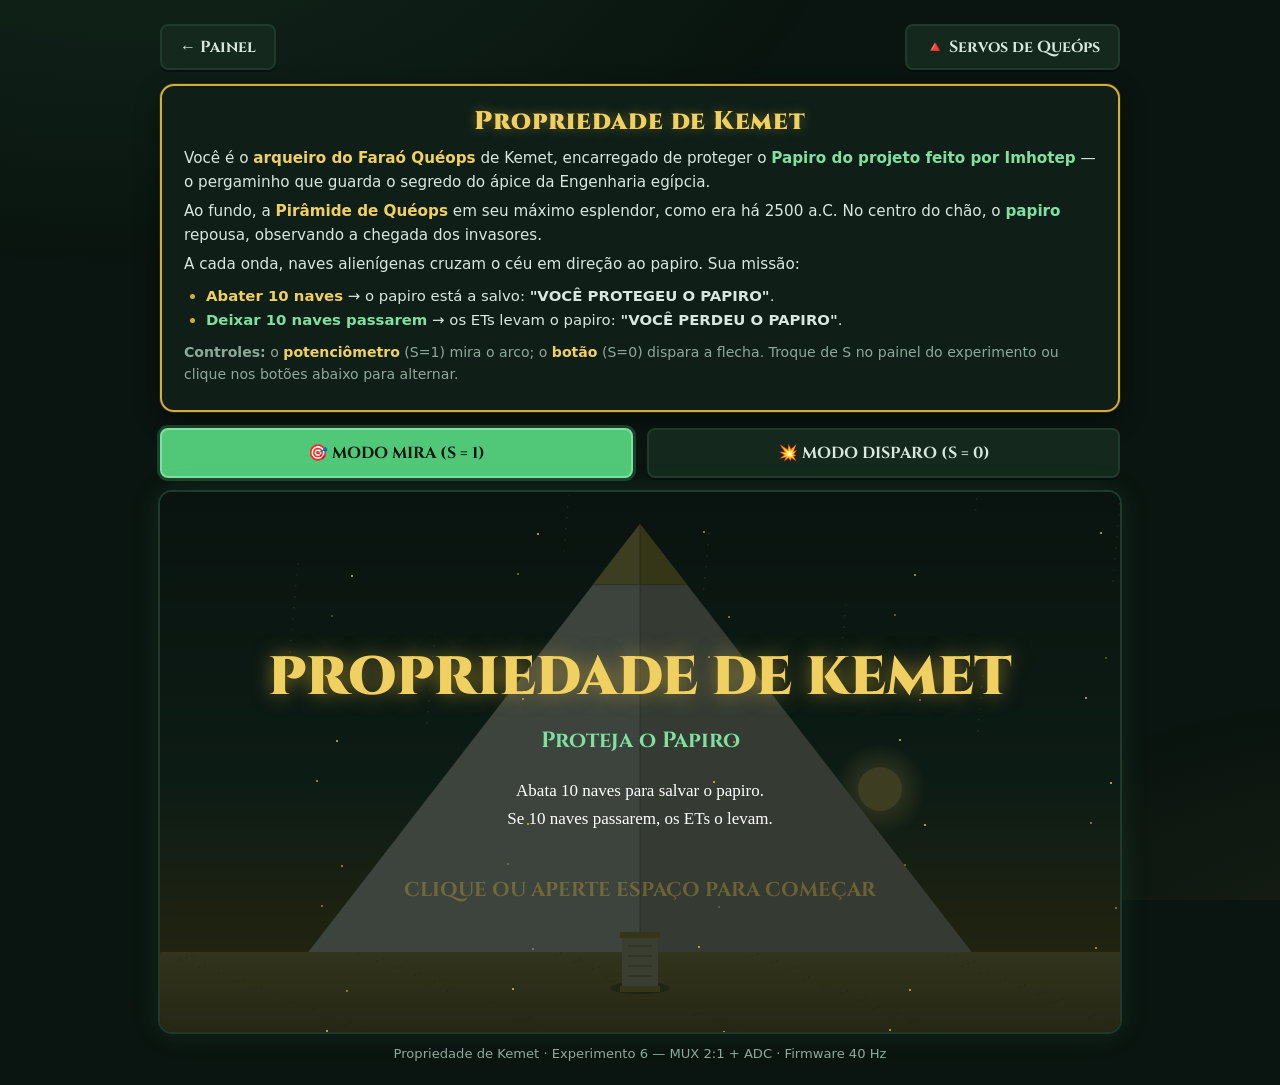
<file: frontend/jogo.html>
<!DOCTYPE html>
<html lang="pt-br">
<head>
<meta charset="UTF-8">
<title>Propriedade de Kemet</title>
<link rel="preconnect" href="https://fonts.googleapis.com">
<link rel="preconnect" href="https://fonts.gstatic.com" crossorigin>
<link href="https://fonts.googleapis.com/css2?family=Cinzel:wght@500;700;900&display=swap" rel="stylesheet">
<style>
  :root {
    --verde: #50C878;
    --verde-clr: #7fe0a0;
    --verde-esc: #2e7d4f;
    --ouro: #D4AF37;
    --ouro-clr: #f0d060;
    --bg: #0a1410;
    --bg-card: #0f1f18;
    --bg-soft: #14281e;
    --borda: #1f3a2c;
    --texto: #d8e8de;
    --texto-mu: #8fa89a;
  }
  * { box-sizing: border-box; }
  body {
    background: var(--bg);
    color: var(--texto);
    font-family: system-ui, -apple-system, "Segoe UI", sans-serif;
    margin: 0;
    padding: 24px 16px;
    min-height: 100vh;
    display: flex;
    flex-direction: column;
    align-items: center;
  }
  body::before {
    content: "";
    position: fixed; inset: 0; pointer-events: none; z-index: 0;
    background:
      radial-gradient(1200px 600px at 10% -10%, rgba(80,200,120,0.10), transparent 60%),
      radial-gradient(900px 500px at 110% 110%, rgba(212,175,55,0.08), transparent 60%);
  }
  body > * { position: relative; z-index: 1; }

  .topbar {
    width: 960px; max-width: 100%;
    display: flex; justify-content: space-between; align-items: center;
    margin-bottom: 14px;
  }
  .topbar a {
    font-family: "Cinzel", serif;
    font-weight: 700;
    padding: 10px 18px;
    border-radius: 8px;
    border: 2px solid var(--borda);
    background: var(--bg-soft);
    color: var(--texto);
    text-decoration: none;
    transition: all 130ms;
    box-shadow: 0 2px 0 rgba(0,0,0,0.4);
  }
  .topbar a:hover {
    background: var(--verde-esc);
    border-color: var(--verde-clr);
    transform: translateY(-1px);
    box-shadow: 0 4px 12px rgba(80,200,120,0.3);
  }

  .historia {
    width: 960px; max-width: 100%;
    background: var(--bg-card);
    border: 2px solid var(--ouro);
    border-radius: 14px;
    padding: 18px 22px;
    margin-bottom: 16px;
    box-shadow: 0 0 0 1px rgba(212,175,55,0.15), 0 8px 24px rgba(0,0,0,0.4);
  }
  .historia h1 {
    font-family: "Cinzel", serif;
    font-weight: 900;
    color: var(--ouro-clr);
    font-size: 1.6rem;
    margin: 0 0 8px 0;
    letter-spacing: 0.03em;
    text-align: center;
    text-shadow: 0 0 12px rgba(212,175,55,0.4);
  }
  .historia p {
    color: var(--texto);
    font-size: 0.95rem;
    line-height: 1.55;
    margin: 6px 0;
  }
  .historia .destaque { color: var(--verde-clr); font-weight: 700; }
  .historia .ouro { color: var(--ouro-clr); font-weight: 700; }
  .historia ul {
    margin: 8px 0 0 0; padding-left: 22px;
    color: var(--texto);
    font-size: 0.93rem; line-height: 1.6;
  }
  .historia li::marker { color: var(--ouro); }

  .controles {
    display: flex; gap: 14px; margin-bottom: 14px; flex-wrap: wrap;
    width: 960px; max-width: 100%;
  }
  .controles button {
    flex: 1 1 200px;
    padding: 12px 20px;
    font-family: "Cinzel", serif;
    font-size: 1rem;
    font-weight: 700;
    border-radius: 8px;
    border: 2px solid var(--borda);
    background: var(--bg-soft);
    color: var(--texto);
    cursor: pointer;
    transition: all 130ms;
    box-shadow: 0 2px 0 rgba(0,0,0,0.4);
  }
  .controles button:hover {
    transform: translateY(-1px);
    box-shadow: 0 4px 14px rgba(80,200,120,0.3);
  }
  .controles button.on {
    background: var(--verde); color: #0a1410; border-color: var(--verde-clr);
    box-shadow: 0 0 0 3px rgba(80,200,120,0.25);
  }

  canvas {
    border-radius: 12px;
    box-shadow: 0 0 0 2px var(--borda), 0 0 30px rgba(80,200,120,0.15);
    display: block;
    max-width: 100%;
    height: auto;
  }

  .rodape {
    margin-top: 14px;
    color: var(--texto-mu);
    font-size: 0.82rem;
    text-align: center;
    width: 960px; max-width: 100%;
  }
</style>
</head>
<body>

  <div class="topbar">
    <a href="index.html">← Painel</a>
    <a href="piramide.html">🔺 Servos de Queóps</a>
  </div>

  <div class="historia">
    <h1>Propriedade de Kemet</h1>
    <p>
      Você é o <span class="ouro">arqueiro do Faraó Quéops</span> de Kemet, encarregado de
      proteger o <span class="destaque">Papiro do projeto feito por Imhotep</span> — o pergaminho que
      guarda o segredo do ápice da Engenharia egípcia.
    </p>
    <p>
      Ao fundo, a <span class="ouro">Pirâmide de Quéops</span> em seu máximo esplendor, como era há 2500 a.C.
      No centro do chão, o <span class="destaque">papiro</span> repousa, observando a
      chegada dos invasores.
    </p>
    <p>A cada onda, naves alienígenas cruzam o céu em direção ao papiro. Sua missão:</p>
    <ul>
      <li><span class="ouro">Abater 10 naves</span> → o papiro está a salvo: <b>"VOCÊ PROTEGEU O PAPIRO"</b>.</li>
      <li><span class="destaque">Deixar 10 naves passarem</span> → os ETs levam o papiro: <b>"VOCÊ PERDEU O PAPIRO"</b>.</li>
    </ul>
    <p style="margin-top:10px; font-size:0.88rem; color:var(--texto-mu)">
      <b>Controles:</b> o <span class="ouro">potenciômetro</span> (S=1) mira o arco;
      o <span class="ouro">botão</span> (S=0) dispara a flecha. Troque de S no painel
      do experimento ou clique nos botões abaixo para alternar.
    </p>
  </div>

  <div class="controles">
    <button id="btn-mira" class="on">🎯 MODO MIRA (S = 1)</button>
    <button id="btn-forca">💥 MODO DISPARO (S = 0)</button>
  </div>

  <canvas id="gameCanvas" width="960" height="540"></canvas>

  <div class="rodape">
    Propriedade de Kemet · Experimento 6 — MUX 2:1 + ADC · Firmware 40 Hz
  </div>

  <script src="game.js"></script>

  <script>
    const btnMira = document.getElementById("btn-mira");
    const btnForca = document.getElementById("btn-forca");

    function atualizarBotoes(val) {
      btnMira.classList.toggle("on", val === 1);
      btnForca.classList.toggle("on", val === 0);
    }
    atualizarBotoes(1);

    async function setS(val) {
      try {
        await fetch("/api/config", {
          method: "POST",
          headers: { "Content-Type": "application/json" },
          body: JSON.stringify({ S: val }),
        });
      } catch (e) {}
      atualizarBotoes(val);
    }
    btnMira.onclick = () => setS(1);
    btnForca.onclick = () => setS(0);

    let ws = null;
    function connect() {
      try { if (ws) ws.close(); } catch (_) {}
      const proto = location.protocol === "https:" ? "wss:" : "ws:";
      ws = new WebSocket(`${proto}//${location.host}/ws`);
      ws.onmessage = (ev) => {
        try {
          const data = JSON.parse(ev.data);
          atualizarBotoes(data.S);
          if (window.atualizarJogoComMUX) {
            window.atualizarJogoComMUX(data.S, data.value);
          }
        } catch (e) {}
      };
      ws.onclose = () => setTimeout(connect, 1500);
      ws.onerror = () => { try { ws.close(); } catch (_) {} };
    }
    connect();
  </script>
</body>
</html>
</file>
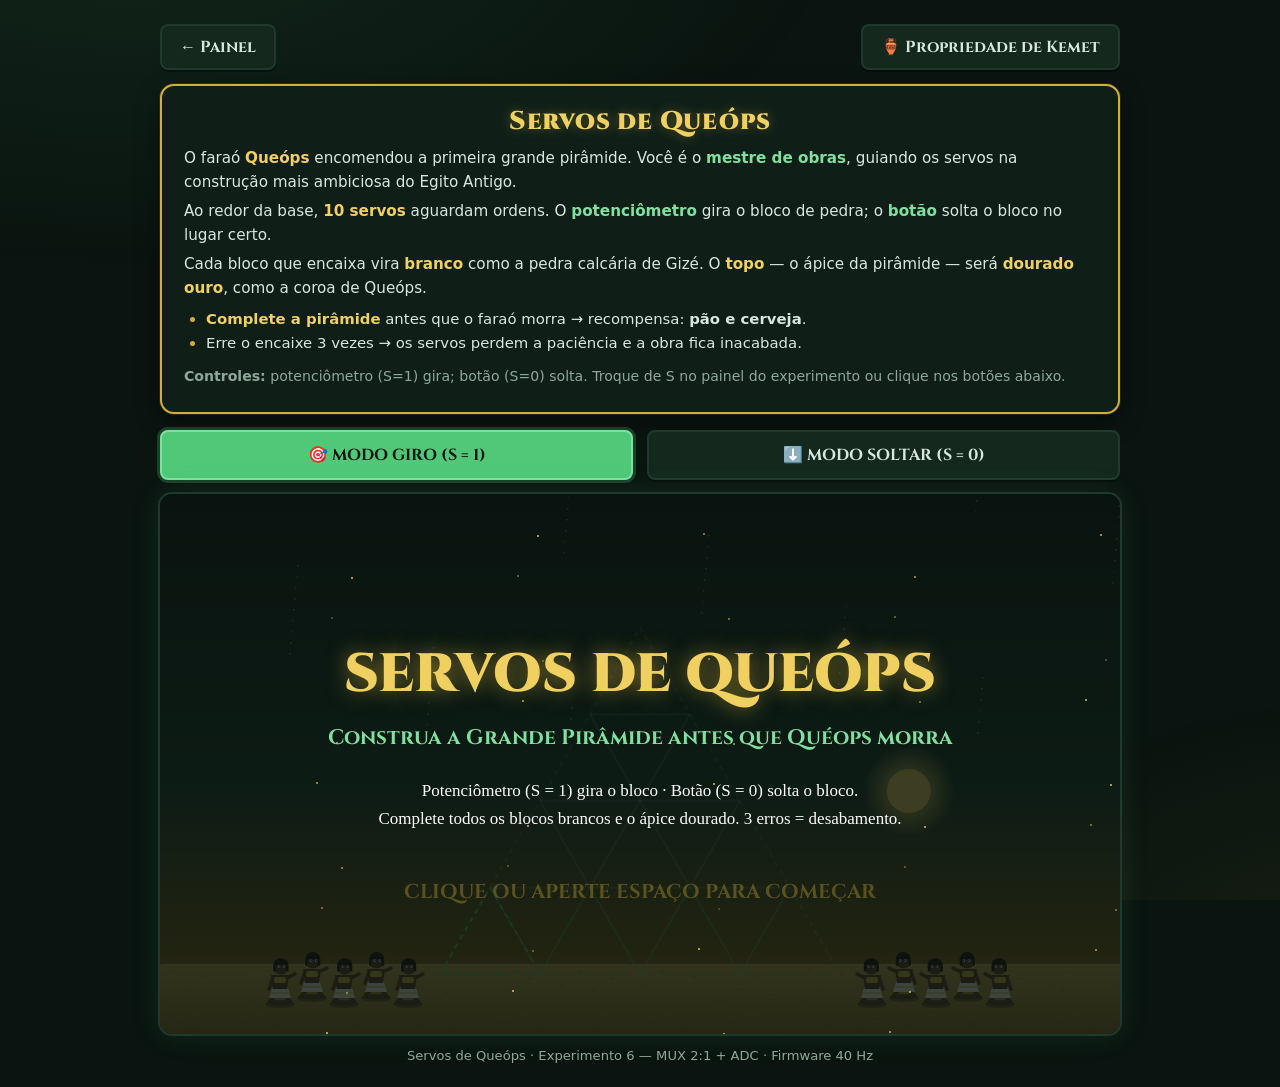
<file: frontend/piramide.html>
<!DOCTYPE html>
<html lang="pt-br">
<head>
<meta charset="UTF-8">
<title>Servos de Queóps</title>
<link rel="preconnect" href="https://fonts.googleapis.com">
<link rel="preconnect" href="https://fonts.gstatic.com" crossorigin>
<link href="https://fonts.googleapis.com/css2?family=Cinzel:wght@500;700;900&display=swap" rel="stylesheet">
<style>
  :root {
    --verde: #50C878;
    --verde-clr: #7fe0a0;
    --verde-esc: #2e7d4f;
    --ouro: #D4AF37;
    --ouro-clr: #f0d060;
    --bg: #0a1410;
    --bg-card: #0f1f18;
    --bg-soft: #14281e;
    --borda: #1f3a2c;
    --texto: #d8e8de;
    --texto-mu: #8fa89a;
  }
  * { box-sizing: border-box; }
  body {
    background: var(--bg);
    color: var(--texto);
    font-family: system-ui, -apple-system, "Segoe UI", sans-serif;
    margin: 0;
    padding: 24px 16px;
    min-height: 100vh;
    display: flex;
    flex-direction: column;
    align-items: center;
  }
  body::before {
    content: "";
    position: fixed; inset: 0; pointer-events: none; z-index: 0;
    background:
      radial-gradient(1200px 600px at 10% -10%, rgba(80,200,120,0.10), transparent 60%),
      radial-gradient(900px 500px at 110% 110%, rgba(212,175,55,0.08), transparent 60%);
  }
  body > * { position: relative; z-index: 1; }

  .topbar {
    width: 960px; max-width: 100%;
    display: flex; justify-content: space-between; align-items: center;
    margin-bottom: 14px;
  }
  .topbar a {
    font-family: "Cinzel", serif;
    font-weight: 700;
    padding: 10px 18px;
    border-radius: 8px;
    border: 2px solid var(--borda);
    background: var(--bg-soft);
    color: var(--texto);
    text-decoration: none;
    transition: all 130ms;
    box-shadow: 0 2px 0 rgba(0,0,0,0.4);
  }
  .topbar a:hover {
    background: var(--verde-esc);
    border-color: var(--verde-clr);
    transform: translateY(-1px);
    box-shadow: 0 4px 12px rgba(80,200,120,0.3);
  }

  .historia {
    width: 960px; max-width: 100%;
    background: var(--bg-card);
    border: 2px solid var(--ouro);
    border-radius: 14px;
    padding: 18px 22px;
    margin-bottom: 16px;
    box-shadow: 0 0 0 1px rgba(212,175,55,0.15), 0 8px 24px rgba(0,0,0,0.4);
  }
  .historia h1 {
    font-family: "Cinzel", serif;
    font-weight: 900;
    color: var(--ouro-clr);
    font-size: 1.6rem;
    margin: 0 0 8px 0;
    letter-spacing: 0.03em;
    text-align: center;
    text-shadow: 0 0 12px rgba(212,175,55,0.4);
  }
  .historia p {
    color: var(--texto);
    font-size: 0.95rem;
    line-height: 1.55;
    margin: 6px 0;
  }
  .historia .destaque { color: var(--verde-clr); font-weight: 700; }
  .historia .ouro { color: var(--ouro-clr); font-weight: 700; }
  .historia ul {
    margin: 8px 0 0 0; padding-left: 22px;
    color: var(--texto);
    font-size: 0.93rem; line-height: 1.6;
  }
  .historia li::marker { color: var(--ouro); }

  .controles {
    display: flex; gap: 14px; margin-bottom: 14px; flex-wrap: wrap;
    width: 960px; max-width: 100%;
  }
  .controles button {
    flex: 1 1 200px;
    padding: 12px 20px;
    font-family: "Cinzel", serif;
    font-size: 1rem;
    font-weight: 700;
    border-radius: 8px;
    border: 2px solid var(--borda);
    background: var(--bg-soft);
    color: var(--texto);
    cursor: pointer;
    transition: all 130ms;
    box-shadow: 0 2px 0 rgba(0,0,0,0.4);
  }
  .controles button:hover {
    transform: translateY(-1px);
    box-shadow: 0 4px 14px rgba(80,200,120,0.3);
  }
  .controles button.on {
    background: var(--verde); color: #0a1410; border-color: var(--verde-clr);
    box-shadow: 0 0 0 3px rgba(80,200,120,0.25);
  }

  canvas {
    border-radius: 12px;
    box-shadow: 0 0 0 2px var(--borda), 0 0 30px rgba(80,200,120,0.15);
    display: block;
    max-width: 100%;
    height: auto;
  }

  .rodape {
    margin-top: 14px;
    color: var(--texto-mu);
    font-size: 0.82rem;
    text-align: center;
    width: 960px; max-width: 100%;
  }
</style>
</head>
<body>

  <div class="topbar">
    <a href="index.html">← Painel</a>
    <a href="jogo.html">🏺 Propriedade de Kemet</a>
  </div>

  <div class="historia">
    <h1>Servos de Queóps</h1>
    <p>
      O faraó <span class="ouro">Queóps</span> encomendou a primeira grande pirâmide.
      Você é o <span class="destaque">mestre de obras</span>, guiando os servos
      na construção mais ambiciosa do Egito Antigo.
    </p>
    <p>
      Ao redor da base, <span class="ouro">10 servos</span> aguardam ordens.
      O <span class="destaque">potenciômetro</span> gira o bloco de pedra;
      o <span class="destaque">botão</span> solta o bloco no lugar certo.
    </p>
    <p>
      Cada bloco que encaixa vira <span class="ouro">branco</span> como a pedra
      calcária de Gizé. O <span class="ouro">topo</span> — o ápice da pirâmide —
      será <span class="ouro">dourado ouro</span>, como a coroa de Queóps.
    </p>
    <ul>
      <li><span class="ouro">Complete a pirâmide</span> antes que o faraó morra → recompensa: <b>pão e cerveja</b>.</li>
      <li>Erre o encaixe 3 vezes → os servos perdem a paciência e a obra fica inacabada.</li>
    </ul>
    <p style="margin-top:10px; font-size:0.88rem; color:var(--texto-mu)">
      <b>Controles:</b> potenciômetro (S=1) gira; botão (S=0) solta. Troque de S
      no painel do experimento ou clique nos botões abaixo.
    </p>
  </div>

  <div class="controles">
    <button id="btn-mira" class="on">🎯 MODO GIRO (S = 1)</button>
    <button id="btn-forca">⬇️ MODO SOLTAR (S = 0)</button>
  </div>

  <canvas id="gameCanvas" width="960" height="540"></canvas>

  <div class="rodape">
    Servos de Queóps · Experimento 6 — MUX 2:1 + ADC · Firmware 40 Hz
  </div>

  <script src="piramide.js"></script>

  <script>
    const btnMira = document.getElementById("btn-mira");
    const btnForca = document.getElementById("btn-forca");

    function atualizarBotoes(val) {
      btnMira.classList.toggle("on", val === 1);
      btnForca.classList.toggle("on", val === 0);
    }
    atualizarBotoes(1);

    async function setS(val) {
      try {
        await fetch("/api/config", {
          method: "POST",
          headers: { "Content-Type": "application/json" },
          body: JSON.stringify({ S: val }),
        });
      } catch (e) {}
      atualizarBotoes(val);
    }
    btnMira.onclick = () => setS(1);
    btnForca.onclick = () => setS(0);

    let ws = null;
    function connect() {
      try { if (ws) ws.close(); } catch (_) {}
      const proto = location.protocol === "https:" ? "wss:" : "ws:";
      ws = new WebSocket(`${proto}//${location.host}/ws`);
      ws.onmessage = (ev) => {
        try {
          const data = JSON.parse(ev.data);
          atualizarBotoes(data.S);
          if (window.atualizarJogoComMUX) {
            window.atualizarJogoComMUX(data.S, data.value);
          }
        } catch (e) {}
      };
      ws.onclose = () => setTimeout(connect, 1500);
      ws.onerror = () => { try { ws.close(); } catch (_) {} };
    }
    connect();
  </script>
</body>
</html>
</file>
